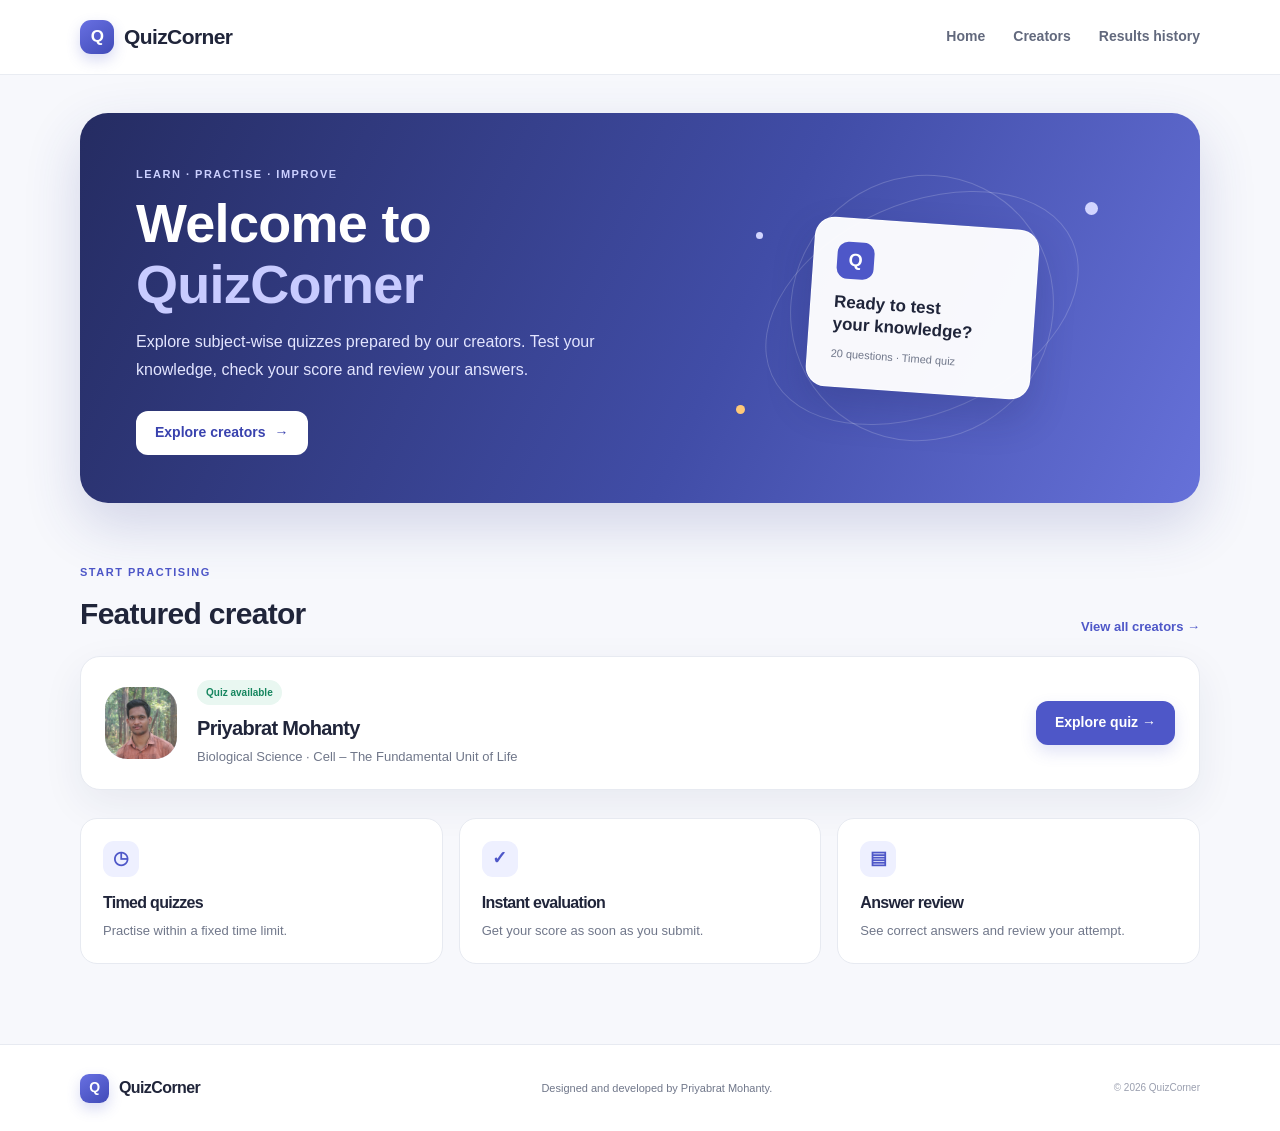
<file: index.html>
<!doctype html>
<html lang="en">
<head>
  <meta charset="utf-8">
  <meta name="viewport" content="width=device-width, initial-scale=1">
  <meta name="theme-color" content="#f7f8fc">
  <meta name="description" content="QuizCorner — explore quizzes from seven creators.">
  <title>QuizCorner | Home</title>
  <link rel="stylesheet" href="assets/css/style.css">
  <script src="assets/js/app.js" defer></script>
</head>
<body data-page="home">
  <div id="site-header"></div>
  <main class="home-main page-wrap">
    <section class="hero-panel">
      <div class="hero-copy">
        <span class="eyebrow">Learn · Practise · Improve</span>
        <h1>Welcome to <span>QuizCorner</span></h1>
        <p>Explore subject-wise quizzes prepared by our creators. Test your knowledge, check your score and review your answers.</p>
        <a class="button button-primary" href="users.html">Explore creators <span aria-hidden="true">→</span></a>
      </div>
      <div class="hero-art" aria-hidden="true">
        <div class="hero-orbit orbit-one"></div>
        <div class="hero-orbit orbit-two"></div>
        <div class="hero-quiz-card"><span class="hero-card-icon">Q</span><strong>Ready to test<br>your knowledge?</strong><small>20 questions · Timed quiz</small></div>
        <span class="floating-dot dot-one"></span><span class="floating-dot dot-two"></span><span class="floating-dot dot-three"></span>
      </div>
    </section>

    <section class="section-block">
      <div class="section-heading">
        <div><span class="eyebrow">Start practising</span><h2>Featured creator</h2></div>
        <a class="text-link" href="users.html">View all creators →</a>
      </div>
      <div id="featured-creator" class="featured-slot"><div class="loading-card">Loading creator information…</div></div>
    </section>

    <section class="benefit-grid" aria-label="Quiz features">
      <article class="benefit-card"><span class="benefit-icon">◷</span><h3>Timed quizzes</h3><p>Practise within a fixed time limit.</p></article>
      <article class="benefit-card"><span class="benefit-icon">✓</span><h3>Instant evaluation</h3><p>Get your score as soon as you submit.</p></article>
      <article class="benefit-card"><span class="benefit-icon">▤</span><h3>Answer review</h3><p>See correct answers and review your attempt.</p></article>
    </section>
  </main>
  <div id="site-footer"></div>
</body>
</html>
</file>
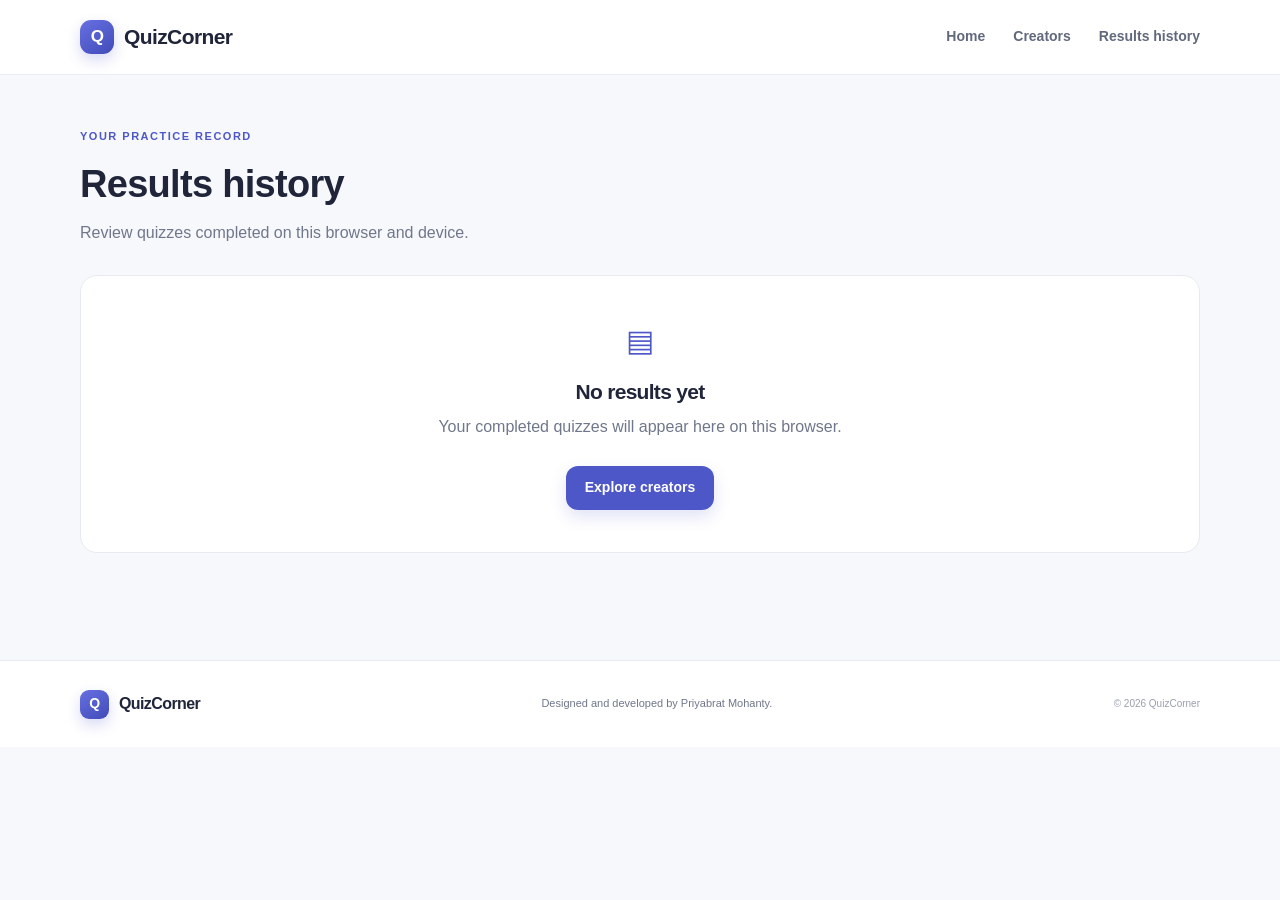
<file: history.html>
<!doctype html>
<html lang="en">
<head>
  <meta charset="utf-8"><meta name="viewport" content="width=device-width, initial-scale=1">
  <meta name="theme-color" content="#f7f8fc"><title>Results History | QuizCorner</title>
  <link rel="stylesheet" href="assets/css/style.css"><script src="assets/js/app.js" defer></script>
</head>
<body data-page="history">
  <div id="site-header"></div>
  <main class="page-wrap page-main">
    <section class="page-intro"><span class="eyebrow">Your practice record</span><h1>Results history</h1><p>Review quizzes completed on this browser and device.</p></section>
    <div id="history-app"><div class="loading-card">Loading your history…</div></div>
  </main>
  <div id="site-footer"></div>
</body>
</html>
</file>
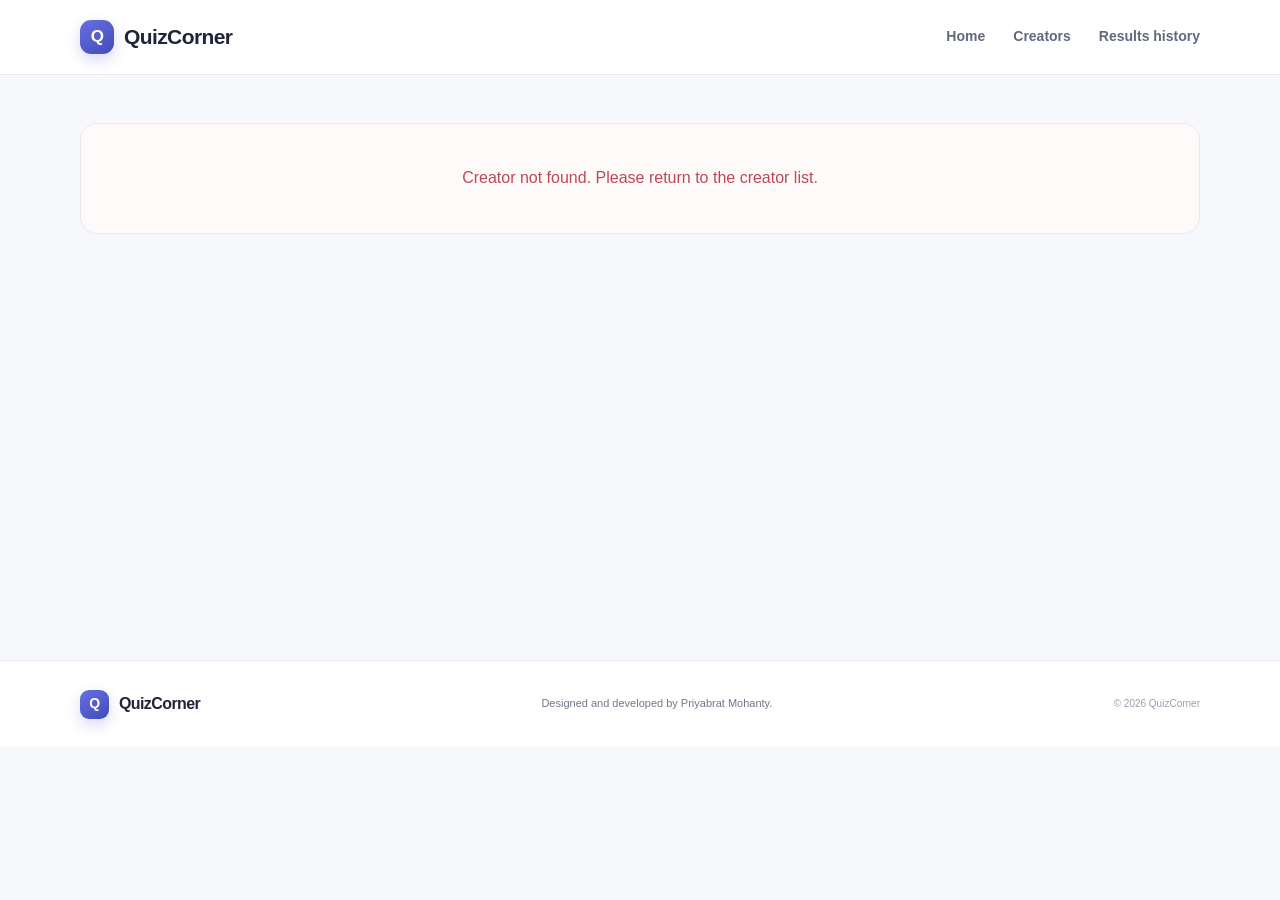
<file: quiz.html>
<!doctype html>
<html lang="en">
<head>
  <meta charset="utf-8"><meta name="viewport" content="width=device-width, initial-scale=1">
  <meta name="theme-color" content="#f7f8fc"><title>Quiz | QuizCorner</title>
  <link rel="stylesheet" href="assets/css/style.css"><script src="assets/js/app.js" defer></script>
</head>
<body data-page="quiz">
  <div id="site-header"></div>
  <main class="page-wrap page-main">
    <div id="quiz-app" class="quiz-slot"><div class="loading-card">Preparing your quiz…</div></div>
  </main>
  <div id="site-footer"></div>
</body>
</html>
</file>
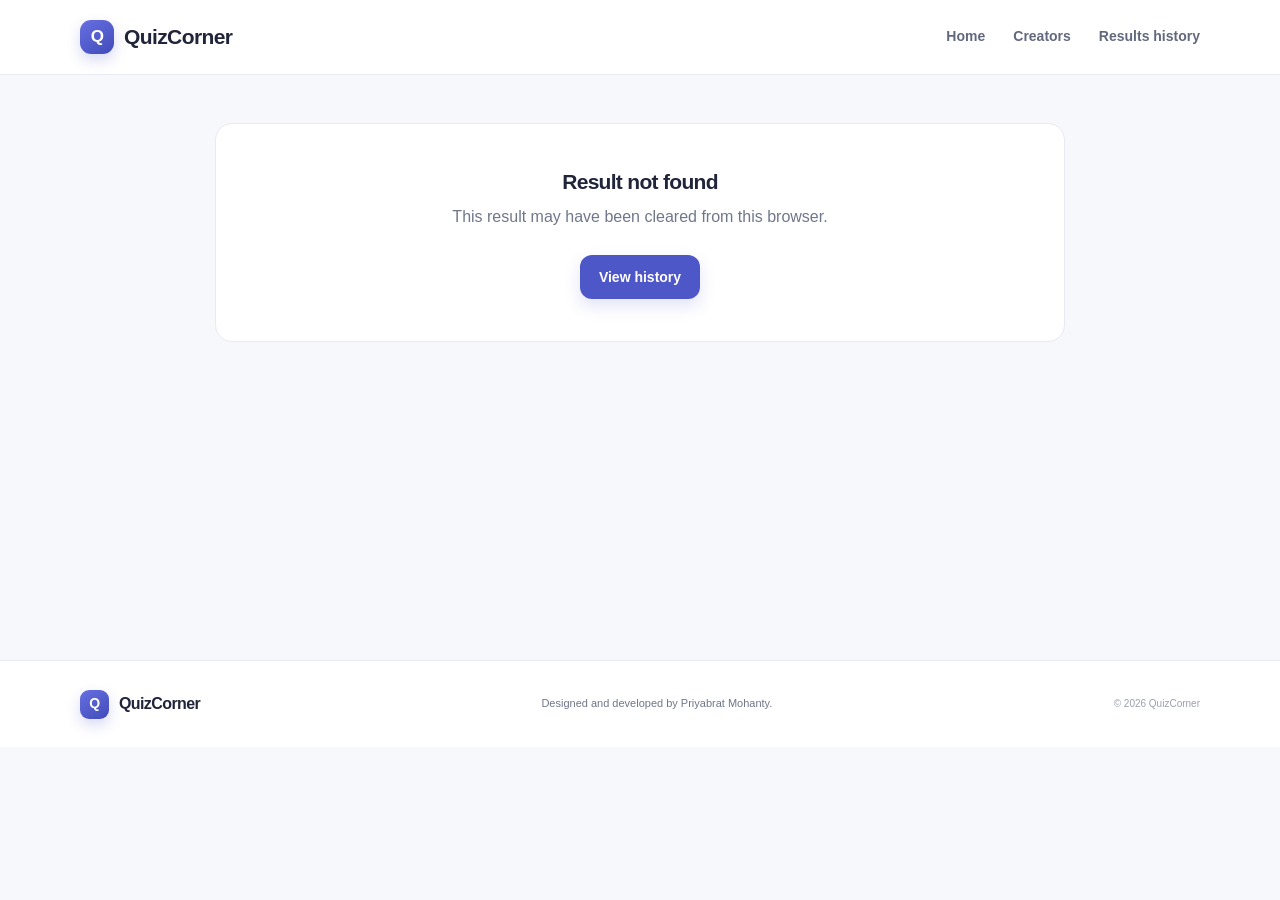
<file: result.html>
<!doctype html>
<html lang="en">
<head>
  <meta charset="utf-8"><meta name="viewport" content="width=device-width, initial-scale=1">
  <meta name="theme-color" content="#f7f8fc"><title>Quiz Result | QuizCorner</title>
  <link rel="stylesheet" href="assets/css/style.css"><script src="assets/js/app.js" defer></script>
</head>
<body data-page="result">
  <div id="site-header"></div>
  <main class="page-wrap page-main narrow-main">
    <div id="result-app" class="result-slot"><div class="loading-card">Loading your result…</div></div>
  </main>
  <div id="site-footer"></div>
</body>
</html>
</file>
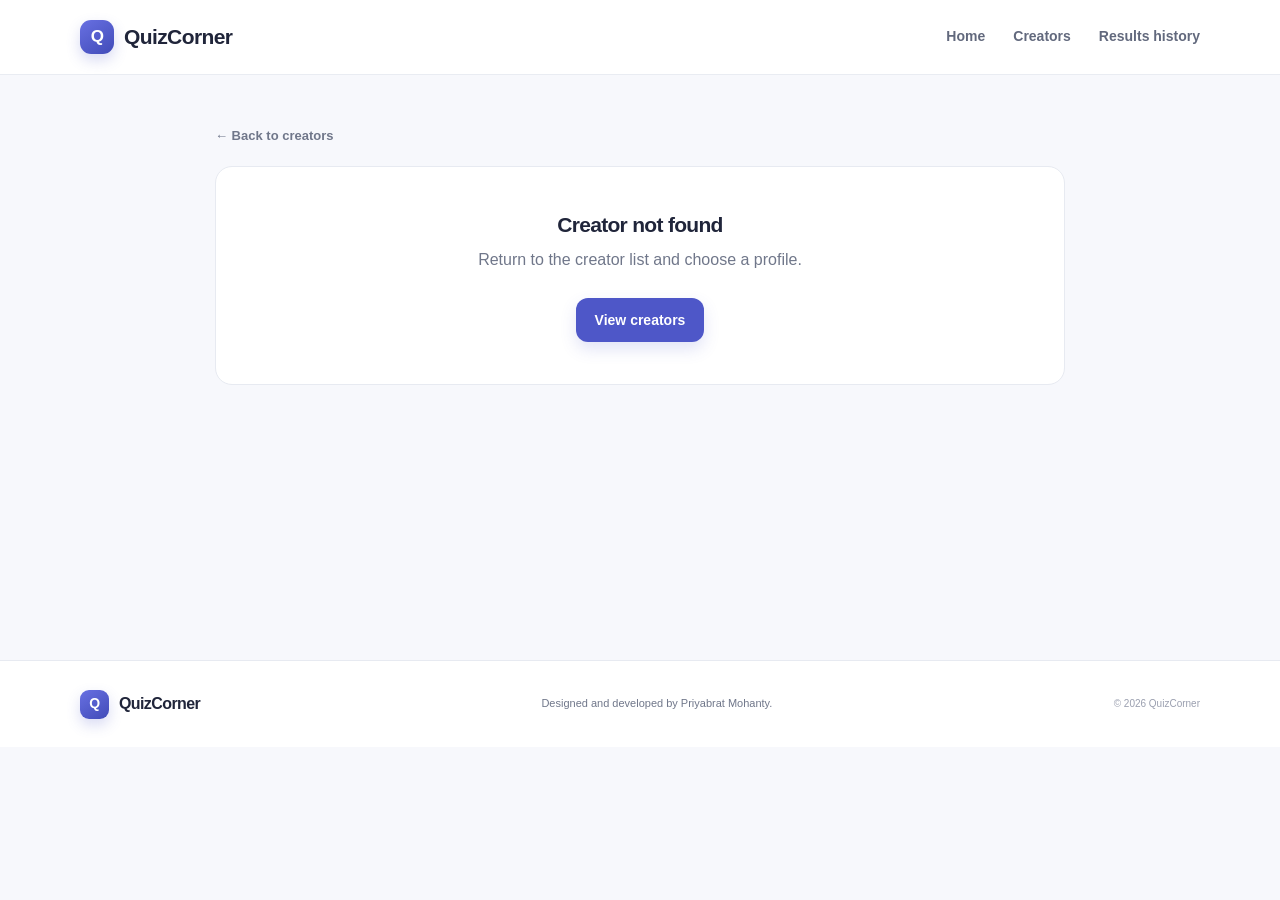
<file: user.html>
<!doctype html>
<html lang="en">
<head>
  <meta charset="utf-8"><meta name="viewport" content="width=device-width, initial-scale=1">
  <meta name="theme-color" content="#f7f8fc"><title>Creator | QuizCorner</title>
  <link rel="stylesheet" href="assets/css/style.css"><script src="assets/js/app.js" defer></script>
</head>
<body data-page="creator">
  <div id="site-header"></div>
  <main class="page-wrap page-main narrow-main">
    <a class="back-link" href="users.html">← Back to creators</a>
    <div id="creator-profile" class="profile-slot"><div class="loading-card">Loading creator…</div></div>
  </main>
  <div id="site-footer"></div>
</body>
</html>
</file>
<file: assets/css/style.css>
:root {
  --ink: #20253a;
  --muted: #70778a;
  --line: #e7eaf1;
  --paper: #ffffff;
  --page: #f7f8fc;
  --primary: #4e57c8;
  --primary-dark: #3942ae;
  --primary-soft: #eef0ff;
  --green: #16865f;
  --green-soft: #e9f7f1;
  --amber: #9a6b12;
  --amber-soft: #fff5dd;
  --red: #bc4856;
  --red-soft: #fff0f1;
  --shadow: 0 14px 42px rgba(30, 39, 80, .07);
  --radius: 20px;
}

* { box-sizing: border-box; }
html { scroll-behavior: smooth; }
body { margin: 0; color: var(--ink); background: var(--page); font-family: 'DM Sans', Arial, sans-serif; line-height: 1.55; }
a { color: inherit; text-decoration: none; }
button, input { font: inherit; }
button:focus-visible, a:focus-visible, input:focus-visible { outline: 3px solid rgba(78, 87, 200, .28); outline-offset: 2px; }
.page-wrap { width: min(1120px, calc(100% - 40px)); margin: 0 auto; }
.page-main { padding-top: 48px; padding-bottom: 76px; min-height: 65vh; }
.narrow-main { max-width: 850px; }

.site-header { position: sticky; top: 0; z-index: 20; background: rgba(255,255,255,.92); border-bottom: 1px solid rgba(231,234,241,.9); backdrop-filter: blur(14px); }
.header-inner { min-height: 74px; display: flex; align-items: center; justify-content: space-between; gap: 24px; }
.brand { display: inline-flex; gap: 10px; align-items: center; font-family: Manrope, sans-serif; font-size: 21px; font-weight: 800; letter-spacing: -.6px; }
.brand-mark { display: inline-grid; place-items: center; width: 34px; height: 34px; border-radius: 11px; color: #fff; background: linear-gradient(145deg, #6870e2, #414bb8); font-size: 17px; box-shadow: 0 6px 14px rgba(78,87,200,.22); }
.main-nav { display: flex; align-items: center; gap: 28px; color: #62697d; font-size: 14px; font-weight: 600; }
.main-nav a:hover, .text-link:hover, .back-link:hover { color: var(--primary); }

.home-main { padding-top: 38px; padding-bottom: 80px; }
.hero-panel { overflow: hidden; min-height: 368px; position: relative; display: grid; grid-template-columns: 1.12fr .88fr; align-items: center; border-radius: 28px; padding: 48px 56px; color: #fff; background: linear-gradient(115deg, #252c62 0%, #414da7 58%, #6671d9 100%); box-shadow: 0 22px 55px rgba(47,58,145,.19); }
.hero-copy { max-width: 560px; position: relative; z-index: 2; }
.eyebrow { display: inline-block; margin-bottom: 10px; color: var(--primary); font-size: 11px; font-weight: 800; letter-spacing: 1.5px; text-transform: uppercase; }
.hero-panel .eyebrow { color: #cbd0ff; }
h1, h2, h3, p { margin-top: 0; }
h1, h2, h3 { font-family: Manrope, 'DM Sans', sans-serif; letter-spacing: -.7px; }
.hero-panel h1 { max-width: 510px; margin-bottom: 14px; font-size: clamp(35px, 4.6vw, 54px); line-height: 1.12; }
.hero-panel h1 span { color: #c8cbff; }
.hero-panel p { max-width: 510px; margin-bottom: 27px; color: #e3e5ff; font-size: 16px; line-height: 1.75; }
.button { display: inline-flex; min-height: 44px; align-items: center; justify-content: center; gap: 9px; padding: 10px 18px; border: 1px solid transparent; border-radius: 12px; cursor: pointer; font-weight: 700; font-size: 14px; transition: transform .15s ease, background .15s ease, box-shadow .15s ease; }
.button:hover:not(:disabled) { transform: translateY(-1px); }
.button:disabled { opacity: .45; cursor: not-allowed; }
.button-primary { color: #fff; background: var(--primary); box-shadow: 0 7px 16px rgba(78,87,200,.17); }
.button-primary:hover:not(:disabled) { background: var(--primary-dark); }
.hero-panel .button-primary { color: var(--primary-dark); background: #fff; box-shadow: none; }
.button-outline { color: var(--ink); background: #fff; border-color: var(--line); }
.button-outline:hover:not(:disabled) { border-color: #c9cdf0; background: #fafaff; }
.button-muted { color: #7b8191; background: #f0f1f5; }
.button-block { width: 100%; }
.button-small { min-height: 36px; padding: 7px 12px; font-size: 12px; }

.hero-art { min-height: 260px; position: relative; display: grid; place-items: center; }
.hero-orbit { position: absolute; border: 1px solid rgba(255,255,255,.18); border-radius: 50%; transform: rotate(-24deg); }
.orbit-one { width: 330px; height: 210px; }
.orbit-two { width: 260px; height: 270px; transform: rotate(38deg); }
.hero-quiz-card { position: relative; z-index: 2; width: 225px; min-height: 170px; padding: 23px; border: 1px solid rgba(255,255,255,.7); border-radius: 20px; color: var(--ink); background: rgba(255,255,255,.96); box-shadow: 0 18px 40px rgba(24,30,85,.2); transform: rotate(4deg); }
.hero-card-icon { display: grid; place-items: center; width: 37px; height: 37px; margin-bottom: 13px; border-radius: 11px; color: #fff; background: var(--primary); font-family: Manrope,sans-serif; font-size: 18px; font-weight: 800; }
.hero-quiz-card strong { display: block; font-family: Manrope,sans-serif; font-size: 17px; line-height: 1.3; }
.hero-quiz-card small { display: block; margin-top: 10px; color: var(--muted); font-size: 11px; }
.floating-dot { position: absolute; border-radius: 50%; background: #d2d5ff; }
.dot-one { top: 24px; right: 46px; width: 13px; height: 13px; }
.dot-two { bottom: 24px; left: 36px; width: 9px; height: 9px; background: #ffc978; }
.dot-three { top: 54px; left: 56px; width: 7px; height: 7px; }

.section-block { margin-top: 56px; }
.section-heading { display: flex; align-items: end; justify-content: space-between; gap: 18px; margin-bottom: 18px; }
.section-heading h2, .page-intro h1 { margin-bottom: 0; font-size: 30px; }
.text-link { color: var(--primary); font-size: 13px; font-weight: 700; }
.featured-card { display: flex; align-items: center; gap: 20px; padding: 22px 24px; border: 1px solid var(--line); border-radius: var(--radius); background: var(--paper); box-shadow: var(--shadow); }
.featured-info { flex: 1; min-width: 0; }
.featured-info h3 { margin: 8px 0 3px; font-size: 20px; }
.featured-info p { margin: 0; color: var(--muted); font-size: 13px; }
.avatar { position: relative; display: grid; place-items: center; flex: 0 0 auto; width: 58px; height: 58px; overflow: hidden; border-radius: 18px; color: #454db5; background: linear-gradient(145deg, #eff0ff, #dfe2ff); font-family: Manrope,sans-serif; font-size: 18px; font-weight: 800; }
.avatar-fallback { position: relative; z-index: 0; }
.avatar-image { position: absolute; z-index: 1; inset: 0; display: block; width: 100%; height: 100%; object-fit: cover; object-position: center; }
.avatar-large { width: 72px; height: 72px; border-radius: 22px; font-size: 22px; }
.benefit-grid { display: grid; grid-template-columns: repeat(3,1fr); gap: 16px; margin-top: 28px; }
.benefit-card { padding: 22px; border: 1px solid var(--line); border-radius: 17px; background: #fff; }
.benefit-icon { display: grid; place-items: center; width: 36px; height: 36px; margin-bottom: 14px; border-radius: 11px; color: var(--primary); background: var(--primary-soft); font-size: 18px; font-weight: 700; }
.benefit-card h3 { margin-bottom: 5px; font-size: 16px; }
.benefit-card p { margin-bottom: 0; color: var(--muted); font-size: 13px; }

.page-intro { margin-bottom: 29px; }
.page-intro h1 { margin-bottom: 7px; font-size: clamp(30px, 4vw, 38px); }
.page-intro p { margin: 0; color: var(--muted); }
.creator-grid { display: grid; grid-template-columns: repeat(3,1fr); gap: 18px; }
.creator-card { min-width: 0; padding: 22px; border: 1px solid var(--line); border-radius: 18px; background: #fff; box-shadow: 0 8px 25px rgba(30,39,80,.035); transition: transform .18s ease, box-shadow .18s ease; }
.creator-card:hover { transform: translateY(-3px); box-shadow: var(--shadow); }
.creator-card-top { display: flex; align-items: center; justify-content: space-between; gap: 12px; margin-bottom: 20px; }
.creator-card h2 { margin-bottom: 3px; font-size: 18px; }
.creator-subject { margin-bottom: 4px; color: var(--primary); font-size: 12px; font-weight: 700; }
.creator-topic { min-height: 40px; margin-bottom: 18px; color: var(--muted); font-size: 13px; }
.status-pill { display: inline-flex; align-items: center; padding: 5px 9px; border-radius: 999px; font-size: 10px; font-weight: 800; white-space: nowrap; }
.status-live { color: var(--green); background: var(--green-soft); }
.status-soon { color: var(--amber); background: var(--amber-soft); }

.back-link { display: inline-block; margin-bottom: 20px; color: var(--muted); font-size: 13px; font-weight: 700; }
.profile-card, .quiz-intro-card, .result-card { padding: 34px; border: 1px solid var(--line); border-radius: 22px; background: #fff; box-shadow: var(--shadow); }
.profile-top { display: flex; align-items: center; gap: 20px; }
.avatar-profile { width: 82px; height: 82px; border-radius: 24px; font-size: 26px; }
.profile-top h1 { margin: 0 0 4px; font-size: 30px; }
.profile-subject { margin: 0; color: var(--primary); font-size: 14px; font-weight: 700; }


.profile-divider { height: 1px; margin: 27px 0; background: var(--line); }
.profile-detail span { display: block; margin-bottom: 5px; color: var(--muted); font-size: 12px; font-weight: 700; text-transform: uppercase; letter-spacing: .7px; }
.profile-detail strong { font-family: Manrope,sans-serif; font-size: 17px; }
.profile-intro { margin: 15px 0 25px; color: var(--muted); font-size: 14px; }
.available-quiz { display: grid; grid-template-columns: 1fr minmax(220px, .7fr); align-items: center; gap: 22px; padding: 21px; border-radius: 16px; background: #f6f7ff; }
.available-quiz h2 { margin: 10px 0 4px; font-size: 19px; }
.available-quiz p { margin: 0; color: var(--muted); font-size: 12px; }
.start-form { display: grid; gap: 8px; }
.start-form label { font-size: 12px; font-weight: 700; }
.start-form input { width: 100%; min-height: 43px; padding: 10px 12px; border: 1px solid #dfe2ed; border-radius: 10px; color: var(--ink); background: #fff; }
.coming-soon-panel { padding: 22px; border-radius: 15px; background: #fafbfe; }
.coming-soon-panel h2 { margin: 12px 0 5px; font-size: 18px; }
.coming-soon-panel p { margin: 0; color: var(--muted); font-size: 13px; }

.quiz-intro-card { max-width: 800px; margin: 0 auto; }
.quiz-intro-card h1 { margin-bottom: 7px; font-size: 32px; }
.quiz-intro-text { color: var(--muted); }
.instruction-box { margin: 25px 0; padding: 20px 23px; border-radius: 15px; background: #f7f8fc; }
.instruction-box h2 { margin-bottom: 10px; font-size: 17px; }
.instruction-box ul { margin: 0; padding-left: 20px; color: var(--muted); font-size: 13px; }
.instruction-box li + li { margin-top: 5px; }
.start-form-wide { max-width: 400px; }
.quiz-heading { display: flex; align-items: center; justify-content: space-between; gap: 20px; margin-bottom: 20px; }
.quiz-heading h1 { margin: 0; font-size: 26px; }
.timer-box { min-width: 124px; padding: 10px 15px; border: 1px solid #f0d7a2; border-radius: 13px; text-align: center; background: var(--amber-soft); }
.timer-box span { display: block; color: #86621e; font-size: 10px; font-weight: 700; }
.timer-box strong { display: block; color: #795411; font-family: Manrope,sans-serif; font-size: 23px; font-variant-numeric: tabular-nums; }
.timer-box strong.timer-warning { color: var(--red); }
.quiz-progress-track { overflow: hidden; height: 6px; margin-bottom: 20px; border-radius: 99px; background: #e8eaf4; }
.quiz-progress-bar { height: 100%; border-radius: inherit; background: var(--primary); transition: width .2s ease; }
.quiz-layout { display: grid; grid-template-columns: minmax(0,1fr) 270px; align-items: start; gap: 18px; }
.question-panel, .question-sidebar { padding: 25px; border: 1px solid var(--line); border-radius: 18px; background: #fff; box-shadow: 0 8px 25px rgba(30,39,80,.035); }
.question-meta { display: flex; justify-content: space-between; gap: 14px; color: var(--primary); font-size: 11px; font-weight: 800; letter-spacing: .7px; }
.question-meta span:last-child { color: var(--muted); letter-spacing: 0; }
.question-text { min-height: 68px; margin: 19px 0 21px; font-size: 21px; line-height: 1.4; }
.option-list { display: grid; gap: 10px; }
.option-button { display: flex; align-items: center; gap: 12px; width: 100%; min-height: 53px; padding: 10px 13px; border: 1px solid var(--line); border-radius: 12px; color: var(--ink); background: #fff; text-align: left; cursor: pointer; font-size: 14px; }
.option-button:hover { border-color: #bfc3ef; background: #fafaff; }
.option-selected { border-color: #747be0; background: #f2f3ff; }
.option-letter { display: grid; place-items: center; flex: 0 0 30px; width: 30px; height: 30px; border-radius: 9px; color: #656d83; background: #f0f1f6; font-size: 12px; font-weight: 800; }
.option-selected .option-letter { color: #fff; background: var(--primary); }
.option-check { margin-left: auto; color: var(--primary); font-weight: 900; }
.question-actions { display: flex; align-items: center; justify-content: space-between; gap: 10px; margin-top: 26px; }
.question-counter { color: var(--muted); font-size: 12px; font-weight: 700; }
.question-sidebar h2 { margin-bottom: 4px; font-size: 16px; }
.question-sidebar > p { margin-bottom: 18px; color: var(--muted); font-size: 11px; }
.question-palette { display: grid; grid-template-columns: repeat(5,1fr); gap: 8px; }
.palette-number { width: 100%; aspect-ratio: 1; border: 1px solid var(--line); border-radius: 9px; color: var(--muted); background: #fff; cursor: pointer; font-size: 12px; font-weight: 700; }
.palette-current { border-color: var(--primary); color: #fff; background: var(--primary); }
.palette-answered:not(.palette-current) { border-color: #b8dfd0; color: var(--green); background: var(--green-soft); }
.palette-legend { display: grid; gap: 7px; margin: 17px 0; color: var(--muted); font-size: 10px; }
.palette-legend span { display: flex; align-items: center; gap: 7px; }
.legend-dot { width: 9px; height: 9px; border: 1px solid #d8dbe5; border-radius: 3px; background: #fff; }
.legend-answered { border-color: #b8dfd0; background: var(--green-soft); }
.legend-current { border-color: var(--primary); background: var(--primary); }
.sidebar-summary { display: flex; justify-content: space-between; margin-bottom: 15px; padding-top: 13px; border-top: 1px solid var(--line); color: var(--muted); font-size: 11px; }
.sidebar-summary strong { color: var(--ink); }

.result-card { text-align: center; }
.result-card h1 { margin-bottom: 4px; font-size: 32px; }
.result-subtitle { color: var(--muted); font-size: 13px; }
.score-panel { max-width: 390px; margin: 26px auto 20px; padding: 22px; border-radius: 17px; background: #f4f5ff; }
.score-panel > span { display: block; color: var(--muted); font-size: 12px; font-weight: 700; }
.score-panel > strong { display: block; margin: 3px 0 10px; color: var(--primary); font-family: Manrope,sans-serif; font-size: 49px; line-height: 1.2; }
.score-panel > strong small { color: #7b81bd; font-size: 22px; }
.score-meter { overflow: hidden; height: 8px; margin: 0 0 7px; border-radius: 20px; background: #dfe2fb; }
.score-meter i { display: block; height: 100%; border-radius: inherit; background: var(--primary); }
.score-panel > b { color: var(--primary); font-size: 12px; }
.result-stats { display: grid; grid-template-columns: repeat(4,1fr); gap: 10px; margin: 20px 0 26px; }
.result-stats div { padding: 13px 7px; border: 1px solid var(--line); border-radius: 12px; }
.result-stats strong { display: block; font-family: Manrope,sans-serif; font-size: 20px; }
.result-stats span { color: var(--muted); font-size: 10px; }
.result-actions { display: flex; justify-content: center; flex-wrap: wrap; gap: 10px; }
.review-section { margin-top: 38px; }
.review-section .section-heading { margin-bottom: 14px; }
.review-section h2 { margin: 0; font-size: 24px; }
.review-list { display: grid; gap: 11px; }
.review-item { padding: 16px 18px; border: 1px solid var(--line); border-left: 4px solid #cbd0dc; border-radius: 12px; background: #fff; }
.review-correct { border-left-color: var(--green); }
.review-incorrect { border-left-color: var(--red); }
.review-heading { display: flex; justify-content: space-between; align-items: flex-start; gap: 12px; }
.review-heading strong { font-size: 13px; }
.review-state { flex: 0 0 auto; color: var(--muted); font-size: 10px; font-weight: 800; }
.review-correct .review-state { color: var(--green); }
.review-incorrect .review-state { color: var(--red); }
.review-item p { margin: 8px 0 0; color: var(--muted); font-size: 12px; }
.review-item p span { color: var(--ink); font-weight: 700; }

.history-toolbar { display: flex; align-items: center; justify-content: space-between; gap: 16px; margin-bottom: 14px; }
.history-toolbar p { margin: 0; color: var(--muted); font-size: 13px; }
.history-list { display: grid; gap: 12px; }
.history-card { display: flex; align-items: center; gap: 17px; padding: 18px 20px; border: 1px solid var(--line); border-radius: 15px; background: #fff; }
.history-main { flex: 1; min-width: 0; }
.history-date { color: var(--muted); font-size: 10px; }
.history-main h2 { overflow: hidden; margin: 4px 0; font-size: 16px; text-overflow: ellipsis; white-space: nowrap; }
.history-main p { margin: 0; color: var(--muted); font-size: 11px; }
.history-score { min-width: 66px; text-align: center; }
.history-score strong { display: block; font-family: Manrope,sans-serif; font-size: 19px; }
.history-score span { color: var(--primary); font-size: 11px; font-weight: 700; }
.empty-card, .error-card, .loading-card { padding: 42px 25px; border: 1px solid var(--line); border-radius: 17px; background: #fff; text-align: center; }
.empty-card h2 { margin-bottom: 6px; font-size: 21px; }
.empty-card p, .error-card { color: var(--muted); }
.empty-card .button { margin-top: 10px; }
.empty-icon { margin-bottom: 12px; color: var(--primary); font-size: 30px; }
.error-card { color: var(--red); background: #fffafa; }
.loading-card { color: var(--muted); }

.site-footer { border-top: 1px solid var(--line); background: #fff; }
.footer-inner { display: flex; align-items: center; justify-content: space-between; gap: 18px; min-height: 86px; }
.footer-brand { font-size: 16px; }
.footer-brand .brand-mark { width: 29px; height: 29px; border-radius: 9px; font-size: 14px; }
.footer-inner p { margin: 0; color: var(--muted); font-size: 11px; }
.footer-small { color: #9a9faf; font-size: 10px; }

@media (max-width: 850px) {
  .hero-panel { padding: 38px; grid-template-columns: 1fr .65fr; }
  .hero-art { transform: scale(.85); }
  .creator-grid { grid-template-columns: repeat(2,1fr); }
  .quiz-layout { grid-template-columns: 1fr; }
  .question-sidebar { order: -1; }
  .question-palette { grid-template-columns: repeat(10,1fr); }
  .palette-legend { grid-template-columns: repeat(3, auto); }
}
@media (max-width: 620px) {
  .page-wrap { width: min(100% - 28px, 1120px); }
  .header-inner { min-height: 66px; gap: 12px; }
  .brand { font-size: 18px; }
  .main-nav { gap: 13px; font-size: 11px; }
  .home-main { padding-top: 18px; }
  .hero-panel { min-height: 0; display: block; padding: 30px 24px 24px; border-radius: 22px; }
  .hero-panel h1 { font-size: 36px; }
  .hero-panel p { font-size: 14px; }
  .hero-art { min-height: 178px; margin-top: 12px; transform: scale(.8); }
  .section-block { margin-top: 38px; }
  .section-heading h2, .page-intro h1 { font-size: 26px; }
  .featured-card { align-items: flex-start; flex-wrap: wrap; padding: 17px; gap: 13px; }
  .featured-info { width: calc(100% - 90px); }
  .featured-card > .button { width: 100%; }
  .benefit-grid { grid-template-columns: 1fr; gap: 10px; }
  .benefit-card { padding: 16px; }
  .creator-grid { grid-template-columns: 1fr; }
  .creator-card { padding: 18px; }
  .page-main { padding-top: 30px; }
  .profile-card, .quiz-intro-card, .result-card { padding: 22px 18px; border-radius: 17px; }
  .profile-top { align-items: flex-start; gap: 13px; }
  .avatar-profile { width: 64px; height: 64px; border-radius: 18px; font-size: 21px; }
  .profile-top h1 { font-size: 23px; }
  .profile-divider { margin: 21px 0; }
  .available-quiz { grid-template-columns: 1fr; padding: 17px; }
  .quiz-heading { align-items: flex-start; }
  .quiz-heading h1 { font-size: 20px; }
  .timer-box { min-width: 94px; padding: 8px 9px; }
  .timer-box strong { font-size: 19px; }
  .question-panel, .question-sidebar { padding: 17px; }
  .question-sidebar { padding-bottom: 15px; }
  .question-palette { grid-template-columns: repeat(5,1fr); }
  .question-text { min-height: 0; font-size: 18px; }
  .option-button { font-size: 13px; }
  .question-actions .button { padding: 9px 11px; font-size: 12px; }
  .result-card h1 { font-size: 26px; }
  .result-stats { grid-template-columns: repeat(2,1fr); }
  .review-heading { display: block; }
  .review-state { display: inline-block; margin-top: 5px; }
  .history-card { flex-wrap: wrap; gap: 11px; padding: 15px; }
  .history-main { flex-basis: calc(100% - 82px); }
  .history-score { margin-left: auto; }
  .history-card .button { margin-left: auto; }
  .footer-inner { min-height: 0; padding-top: 19px; padding-bottom: 19px; flex-wrap: wrap; }
  .footer-inner p { order: 3; width: 100%; }
}
</file>
